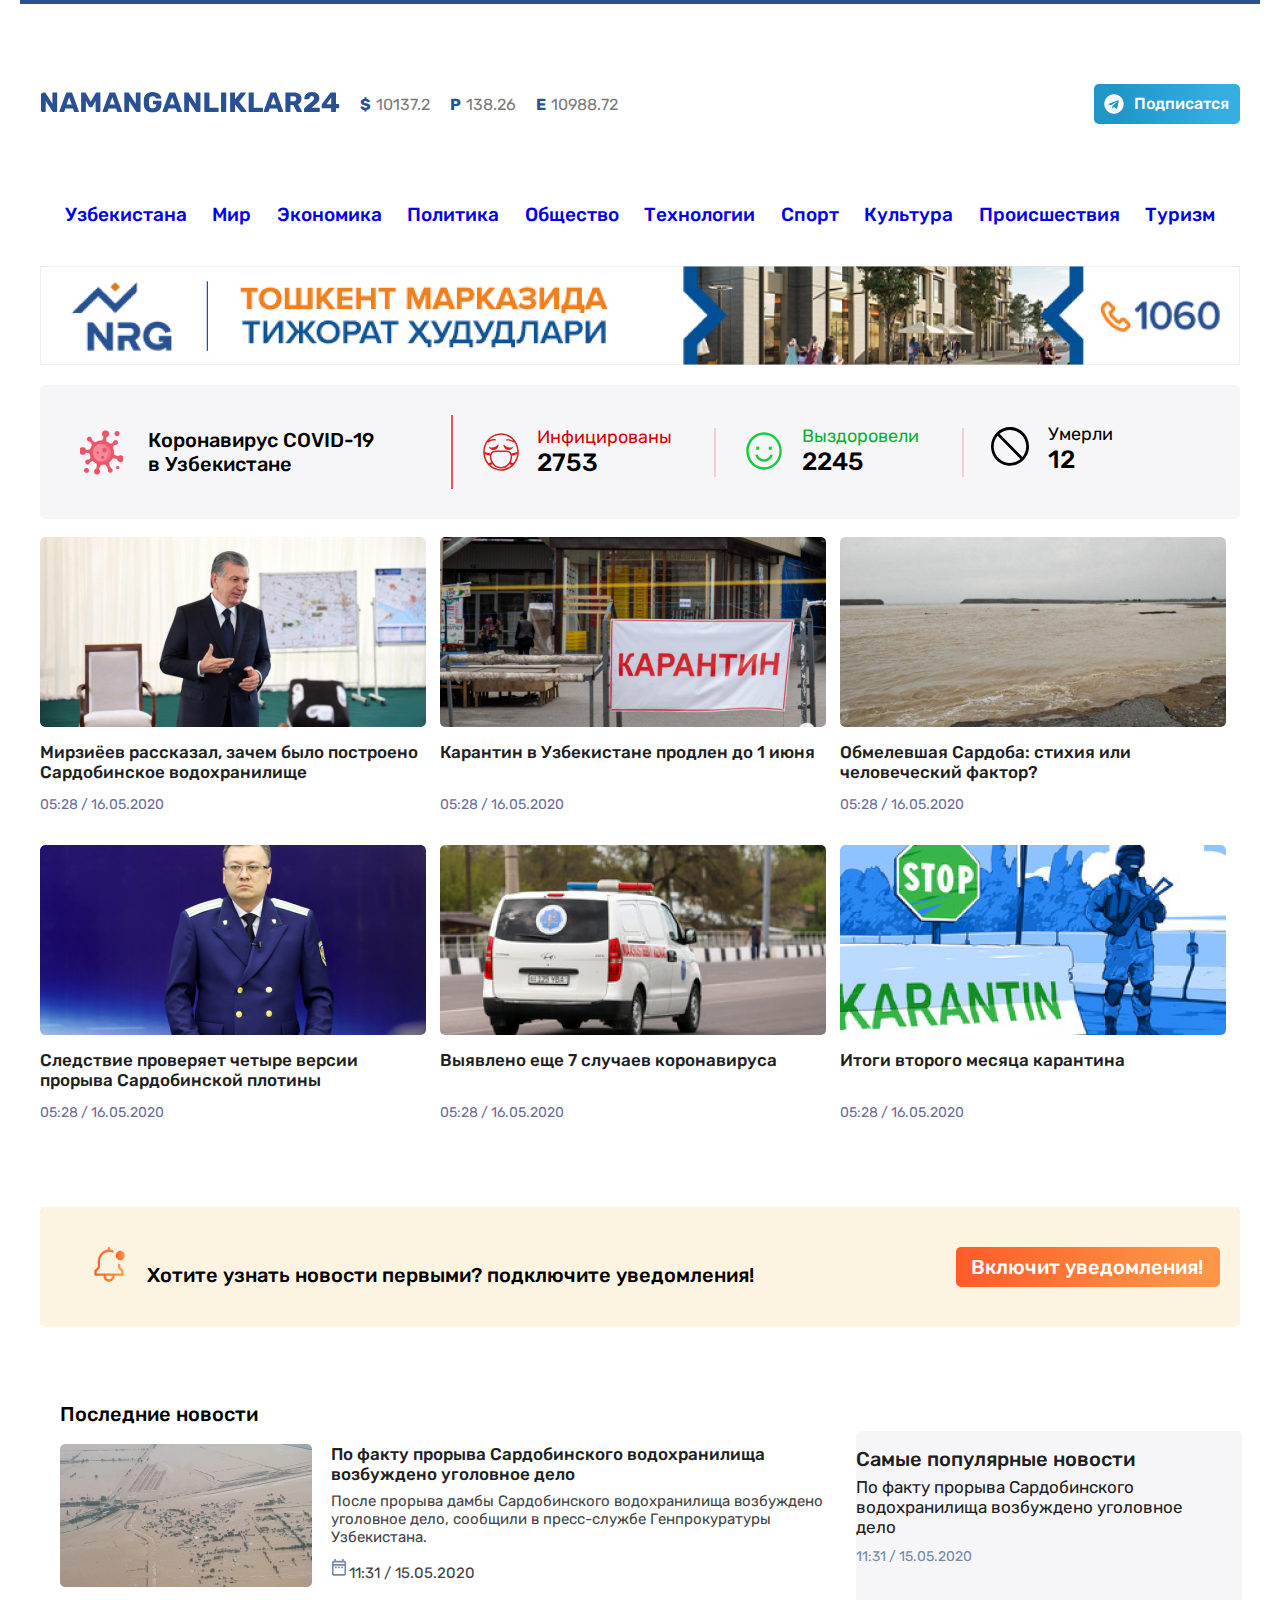
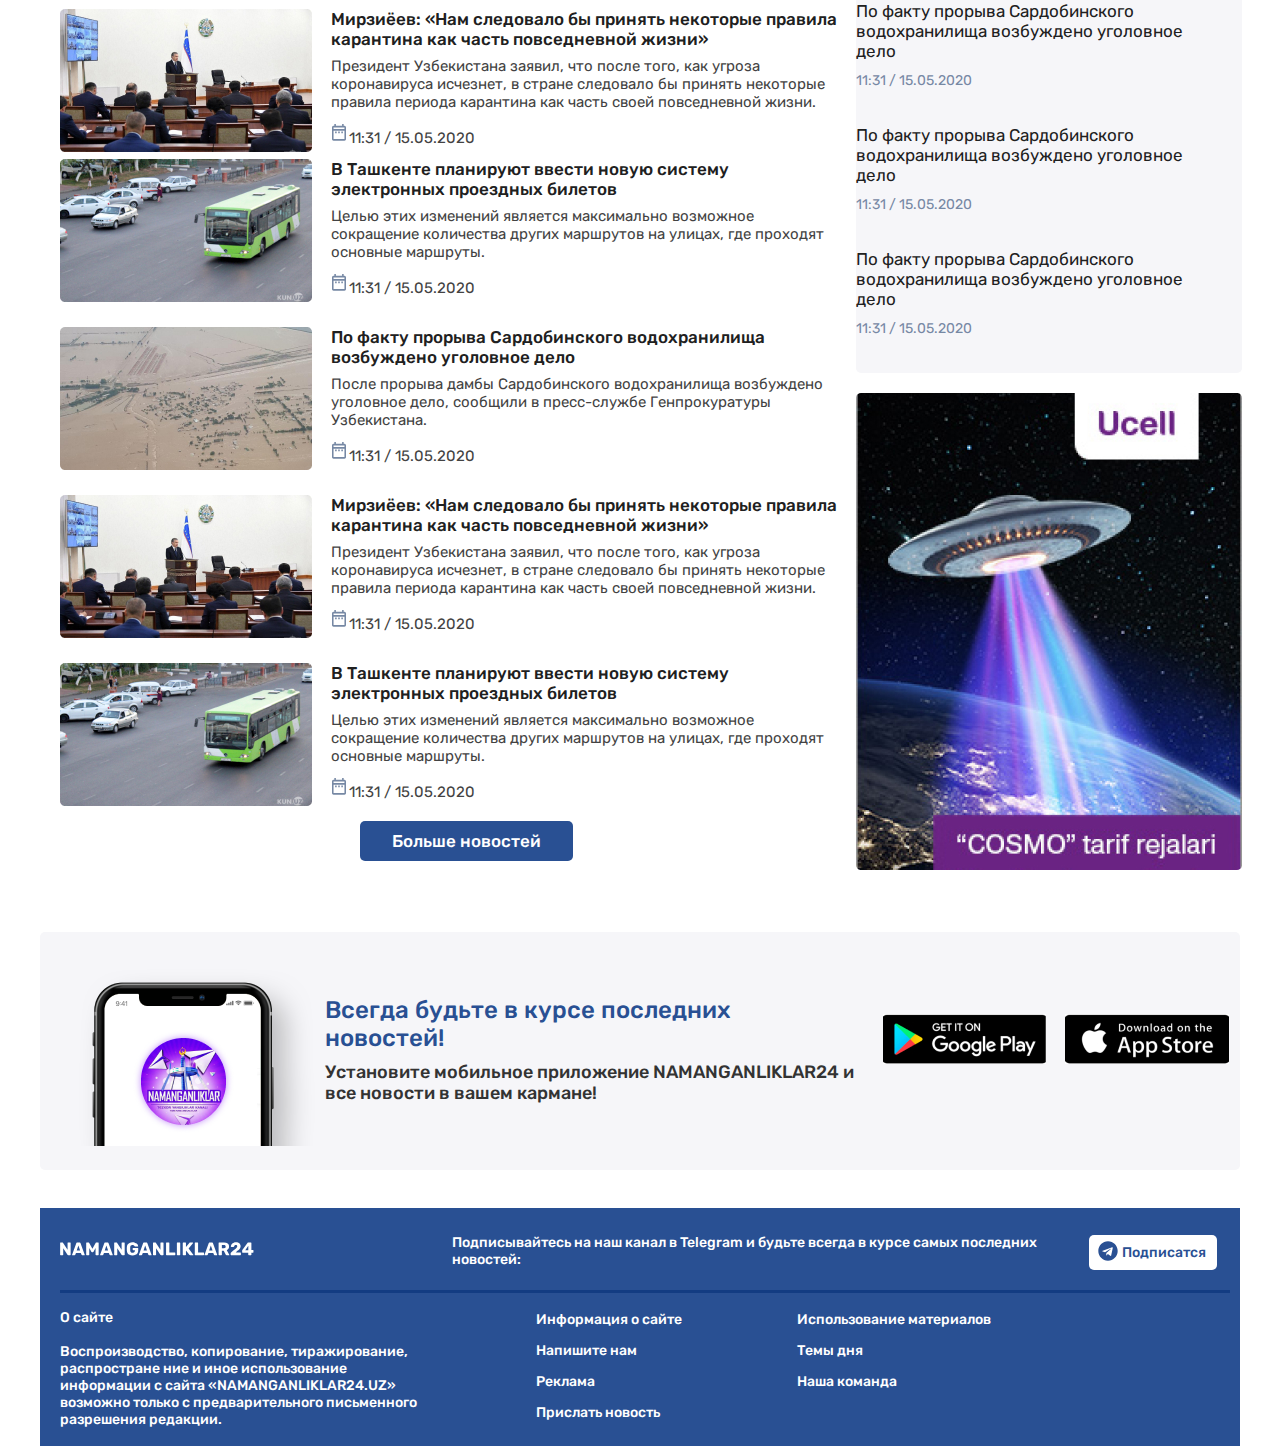
<file: index.html>
<!DOCTYPE html>
<html lang="en">
<head>
  <meta charset="UTF-8">
  <meta http-equiv="X-UA-Compatible" content="IE=edge">
  <meta name="viewport" content="width=device-width, initial-scale=1.0">
  <link rel="stylesheet" href="./css/styles.css">
  <title>uy-ishi-8</title>
</head>
<body>
  <div class="container">
    <header class="header">
      <div class="header_box">
        <a class="logo_link" href="#"><img class="header_img" src="./images/logo.svg" alt="logo"></a>
        <div class="header_list">
          <div class="header_item"><span class="kurs">$</span>10137.2</div>
          <div class="header_item"><span class="kurs" >P</span>138.26</div>
          <div class="header_item"><span class="kurs">E</span>10988.72</div>
        </div>
      </div>
      <a class="tg_icon" href="#"><img class="tg_icon_img" src="./images/tg_icon.svg" alt="logo_tg" width="20" height="20">Подписатся</a>
    </header>


    <main class="main">
      <section class="categories_section">
        <div class="categories">
          <ul class="categories_list">
            <li class="categories_item"><a class="categories_link" href="#">Узбекистана</a></li>
            <li class="categories_item"><a class="categories_link" href="#">Мир</a></li>
            <li class="categories_item"><a class="categories_link" href="#">Экономика</a></li>
            <li class="categories_item"><a class="categories_link" href="./politics.html">Политика</a></li>
            <li class="categories_item"><a class="categories_link" href="#">Общество</a></li>
            <li class="categories_item"><a class="categories_link" href="#">Технологии</a></li>
            <li class="categories_item"><a class="categories_link" href="#">Спорт</a></li>
            <li class="categories_item"><a class="categories_link" href="#">Культура</a></li>
            <li class="categories_item"><a class="categories_link" href="#">Происшествия</a></li>
            <li class="categories_item"><a class="categories_link" href="#">Туризм</a></li>
          </ul>
        </div>
      </section>

      <img class="banner_img" src="./images/nrg_banner.jpg" alt="banner" width="1200" height="99">

      <section class="covid-19">
        <div class="covid-container">
          <h2 class="visually_hidden">COVID-19 в Узбекистане</h2>
          <ul class="covid_list">
            <li class="covid_item">
              <img class="covid_img" src="./images/covid_virus.png" alt="covid">

              <p class="covid_heading">Коронавирус COVID-19 в Узбекистане</p>
            </li>

            <li class="virus_maska">
              <span class="span_maska"></span>
              <img class="maska_img" src="./images/maska.svg" alt="maska" width="38" height="40">
              <div class="info_maska">
                <p class="text_maska">Инфицированы</p>
                <p class="number_maska">2753</p>
              </div>
            </li>

            <li class="virus_maska">
              <span class="span_smile"></span>
              <img class="smile_img" src="./images/smile.svg" alt="smile" width="38" height="40">
              <div class="info_smile">
                <p class="text_smile">Выздоровели</p>
                <p class="number_smile">2245</p>
              </div>
            </li>

            <li class="virus_maska">
              <span class="span_zapret"></span>
              <img class="zapret_img" src="./images/zapret.svg" alt="maska" width="38" height="39">
              <div class="info_zapret">
                <p class="text_zapret">Умерли</p>
                <p class="number_zapret">12</p>
              </div>
            </li>

          </ul>
        </div>
      </section>

      <section class="news">
        <div class="news_container">
          <ul class="news_list">
            <li class="news_item">
              <img class="prezident_img" src="./images/prezident.png" alt="prezident" width="386" height="190">
              <h3 class="news_heading">Мирзиёев рассказал, зачем было построено Сардобинское водохранилище</h3>
              <p class="news_data">05:28 / 16.05.2020</p>
            </li>

            <li class="news_item">
              <img class="prezident_img" src="./images/karantin.png" alt="karantin" width="386" height="190">
              <h3 class="news_heading">Карантин в Узбекистане продлен до 1 июня</h3>
              <p class="news_data">05:28 / 16.05.2020</p>
            </li>

            <li class="news_item">
              <img class="prezident_img" src="./images/sardoba.png" alt="sardoba" width="386" height="190">
              <h3 class="news_heading">Обмелевшая Сардоба: стихия или человеческий фактор?</h3>
              <p class="news_data">05:28 / 16.05.2020</p>
            </li>

            <li class="news_item">
              <img class="prezident_img" src="./images/prokuror.png" alt="prokuror" width="386" height="190">
              <h3 class="news_heading">Следствие проверяет четыре версии прорыва Сардобинской плотины</h3>
              <p class="news_data">05:28 / 16.05.2020</p>
            </li>

            <li class="news_item">
              <img class="prezident_img" src="./images/tez-yordam.png" alt="tez-yordam" width="386" height="190">
              <h3 class="news_heading">Выявлено еще 7 случаев коронавируса</h3>
              <p class="news_data">05:28 / 16.05.2020</p>
            </li>

            <li class="news_item">
              <img class="prezident_img" src="./images/stop-karantin.png" alt="stop-karantin" width="386" height="190">
              <h3 class="news_heading">Итоги второго месяца карантина</h3>
              <p class="news_data">05:28 / 16.05.2020</p>
            </li>
          </ul>
        </div>
      </section>

      <section class="notifications">
        <div class="notifications_container">
          <h3 class="notifications_heading">

            <img class="notifications_img" src="./images/qo'ng'iroq_icon.svg" alt="qo'ng'iroq" width="31" height="35">

            Хотите узнать новости первыми? подключите уведомления!
          </h3>

          <a class="notifications_btn" href="#">Включит  уведомления!
          </a>
        </div>
      </section>

      <section class="latest_news">
        <div class="latest_news_container">
          <div class="latest_news_left">
            <h2 class="latest_news_heading">Последние новости</h2>

            <ol class="latest_news_list">
              <li class="latest_news_item">
                <img class="latest_news_img" src="./images/sardoba2.jpg" alt="sardoba" width="252" height="143">

                <div class="latest_news_item_right">
                  <h3 class="latest_news_item_heding">По факту прорыва Сардобинского водохранилища возбуждено уголовное дело</h3>

                  <p class="latest_news_item_text">После прорыва дамбы Сардобинского водохранилища возбуждено уголовное дело, сообщили в пресс-службе Генпрокуратуры Узбекистана.
                  </p>

                  <p class="latest_news_item_text"><img class="text_img" src="./images/kalendar_icon.svg" alt="kalendar" width="18" height="20">11:31 / 15.05.2020</p>
                </div>
              </li>

              <li class="latest_news_item article">
                <a class="article_html_link" href="./article.html">
                  <img class="latest_news_img" src="./images/majlis.jpg" alt="majlis" width="252" height="143">

                  <div class="latest_news_item_right">
                    <h3 class="latest_news_item_heding">Мирзиёев: «Нам следовало бы принять некоторые правила карантина как часть повседневной жизни»
                    </h3>

                    <p class="latest_news_item_text">Президент Узбекистана заявил, что после того, как угроза коронавируса исчезнет, в стране следовало бы принять некоторые правила периода карантина как часть своей повседневной жизни.
                    </p>

                    <p class="latest_news_item_text"><img class="text_img" src="./images/kalendar_icon.svg" alt="kalendar" width="18" height="20">11:31 / 15.05.2020</p>
                  </div>
                </a>
              </li>

              <li class="latest_news_item">
                <img class="latest_news_img" src="./images/avtobus.jpg" alt="avtobus" width="252" height="143">

                <div class="latest_news_item_right">
                  <h3 class="latest_news_item_heding">В Ташкенте планируют ввести новую систему электронных проездных билетов
                  </h3>

                  <p class="latest_news_item_text">Целью этих изменений является максимально возможное сокращение количества других маршрутов на улицах, где проходят основные маршруты.
                  </p>

                  <p class="latest_news_item_text"><img class="text_img" src="./images/kalendar_icon.svg" alt="kalendar" width="18" height="20">11:31 / 15.05.2020</p>
                </div>
              </li>
              <li class="latest_news_item">
                <img class="latest_news_img" src="./images/sardoba2.jpg" alt="sardoba" width="252" height="143">

                <div class="latest_news_item_right">
                  <h3 class="latest_news_item_heding">По факту прорыва Сардобинского водохранилища возбуждено уголовное дело</h3>

                  <p class="latest_news_item_text">После прорыва дамбы Сардобинского водохранилища возбуждено уголовное дело, сообщили в пресс-службе Генпрокуратуры Узбекистана.
                  </p>

                  <p class="latest_news_item_text"><img class="text_img" src="./images/kalendar_icon.svg" alt="kalendar" width="18" height="20">11:31 / 15.05.2020</p>
                </div>
              </li>

              <li class="latest_news_item">
                <img class="latest_news_img" src="./images/majlis.jpg" alt="majlis" width="252" height="143">

                <div class="latest_news_item_right">
                  <h3 class="latest_news_item_heding">Мирзиёев: «Нам следовало бы принять некоторые правила карантина как часть повседневной жизни»
                  </h3>

                  <p class="latest_news_item_text">Президент Узбекистана заявил, что после того, как угроза коронавируса исчезнет, в стране следовало бы принять некоторые правила периода карантина как часть своей повседневной жизни.
                  </p>

                  <p class="latest_news_item_text"><img class="text_img" src="./images/kalendar_icon.svg" alt="kalendar" width="18" height="20">11:31 / 15.05.2020</p>
                </div>
              </li>

              <li class="latest_news_item">
                <img class="latest_news_img" src="./images/avtobus.jpg" alt="avtobus" width="252" height="143">

                <div class="latest_news_item_right">
                  <h3 class="latest_news_item_heding">В Ташкенте планируют ввести новую систему электронных проездных билетов
                  </h3>

                  <p class="latest_news_item_text">Целью этих изменений является максимально возможное сокращение количества других маршрутов на улицах, где проходят основные маршруты.
                  </p>

                  <p class="latest_news_item_text"><img class="text_img" src="./images/kalendar_icon.svg" alt="kalendar" width="18" height="20">11:31 / 15.05.2020</p>
                </div>
              </li>
            </ol>

            <a class="latest_news_btn" href="#">Больше новостей</a>
          </div>

          <div class="latest_news_right">
            <div class="latest_news_right_top">
              <h2 class="latest_news_right_top_heding">Cамые популярные новости</h2>
              <ol class="latest_news_right_top_list">
                <li class="latest_news_right_top_item">
                  <p class="latest_news_right_top_item_text1">По факту прорыва Сардобинского водохранилища возбуждено уголовное дело</p>

                  <p class="latest_news_right_top_item_text2">11:31 / 15.05.2020</p>
                </li>

                <li class="latest_news_right_top_item">
                  <p class="latest_news_right_top_item_text1">По факту прорыва Сардобинского водохранилища возбуждено уголовное дело</p>

                  <p class="latest_news_right_top_item_text2">11:31 / 15.05.2020</p>
                </li>

                <li class="latest_news_right_top_item">
                  <p class="latest_news_right_top_item_text1">По факту прорыва Сардобинского водохранилища возбуждено уголовное дело</p>

                  <p class="latest_news_right_top_item_text2">11:31 / 15.05.2020</p>
                </li>

                <li class="latest_news_right_top_item">
                  <p class="latest_news_right_top_item_text1">По факту прорыва Сардобинского водохранилища возбуждено уголовное дело</p>

                  <p class="latest_news_right_top_item_text2">11:31 / 15.05.2020</p>
                </li>
              </ol>
            </div>

            <div class="latest_news_right_bottom">
              <img class="latest_news_right_bottom_img" src="./images/ucell-banner.jpg" alt="ucell_banner" width="386" height="477">
            </div>
          </div>
        </div>
      </section>

      <section class="app">
        <div class="app_container">
          <div class="app_left_side">
            <img class="img_phone" src="./images/iphone-x.png" alt="phone" width="236" height="177">

            <div class="app_h_p">
              <h2 class="app_heading">Всегда будьте в курсе последних новостей!</h2>

              <p class="app_text">Установите мобильное приложение NAMANGANLIKLAR24 и все новости в вашем кармане!</p>
            </div>
          </div>

          <div class="app_right_side">
            <img class="img_googleplay" src="./images/googleplay-1.jpg" alt="googleplay_logo" width="164" height="50">

            <img class="img_appstore" src="./images/appstore-1.jpg" alt="appstore_logo" width="164" height="50">
          </div>
        </div>
      </section>
    </main>

    <div class="footer__background">
      <footer class="footer container">
        <div class=" footer__container">
          <div class="footer__top">
            <a class="footer__logo__link" href="#">
              <img class="footer__logo" src="./images/logo2.svg" alt="logo" width="194" height="38">
            </a>
            <p class="footer__top__text">
              Подписывайтесь на наш канал в Telegram и будьте всегда в курсе самых последних новостей:
            </p>
            <div class="footer__top__tg__link__container">
              <a class="footer__top__tg__link" href="#">
                <img class="footer__top__tg__link__icon" src="./images/tg_icon2.svg" alt="telegram" width="20" height="20">Подписатся
              </a>
            </div>
          </div>
          <span class="footer__top__line"></span>
          <div class="footer__bottom">
            <div class="footer__bottom__left">
              <p class="footer__bottom__left__heading">
                О сайте
              </p>
              <p class="footer__bottom__left__text">
                Воспроизводство, копирование, тиражирование, распростране ние и иное использование информации с сайта «NAMANGANLIKLAR24.UZ» возможно только с предварительного письменного разрешения редакции.

              </p>
            </div>
            <ul class="footer__bottom__right">
              <li class="footer__bottom__right__item">
                <ul class="right__left__item__list">
                  <li class="right__item__list__item">
                    <a class="right__item__list__item__link" href="#">Информация о сайте</a>
                  </li>

                  <li class="right__item__list__item">
                    <a class="right__item__list__item__link" href="./contacts.html">Напишите нам</a>
                  </li>

                  <li class="right__item__list__item">
                    <a class="right__item__list__item__link" href="#">Реклама</a>
                  </li>

                  <li class="right__item__list__item">
                    <a class="right__item__list__item__link" href="#">Прислать новость</a>
                  </li>
                </ul>
              </li>
              <li class="footer__bottom__right__item">
                <ul class="right__right__item__list">
                  <li class="right__item__list__item">
                    <a class="right__item__list__item__link" href="#">Использование материалов</a>
                  </li>
                  <li class="right__item__list__item">
                    <a class="right__item__list__item__link" href="#">Темы дня</a>
                  </li>
                  <li class="right__item__list__item">
                    <a class="right__item__list__item__link" href="#">Наша команда</a>
                  </li>
                </ul>
              </li>
            </ul>
          </div>
        </div>
      </footer>
    </div>
  </div>

</body>
</html>
</file>
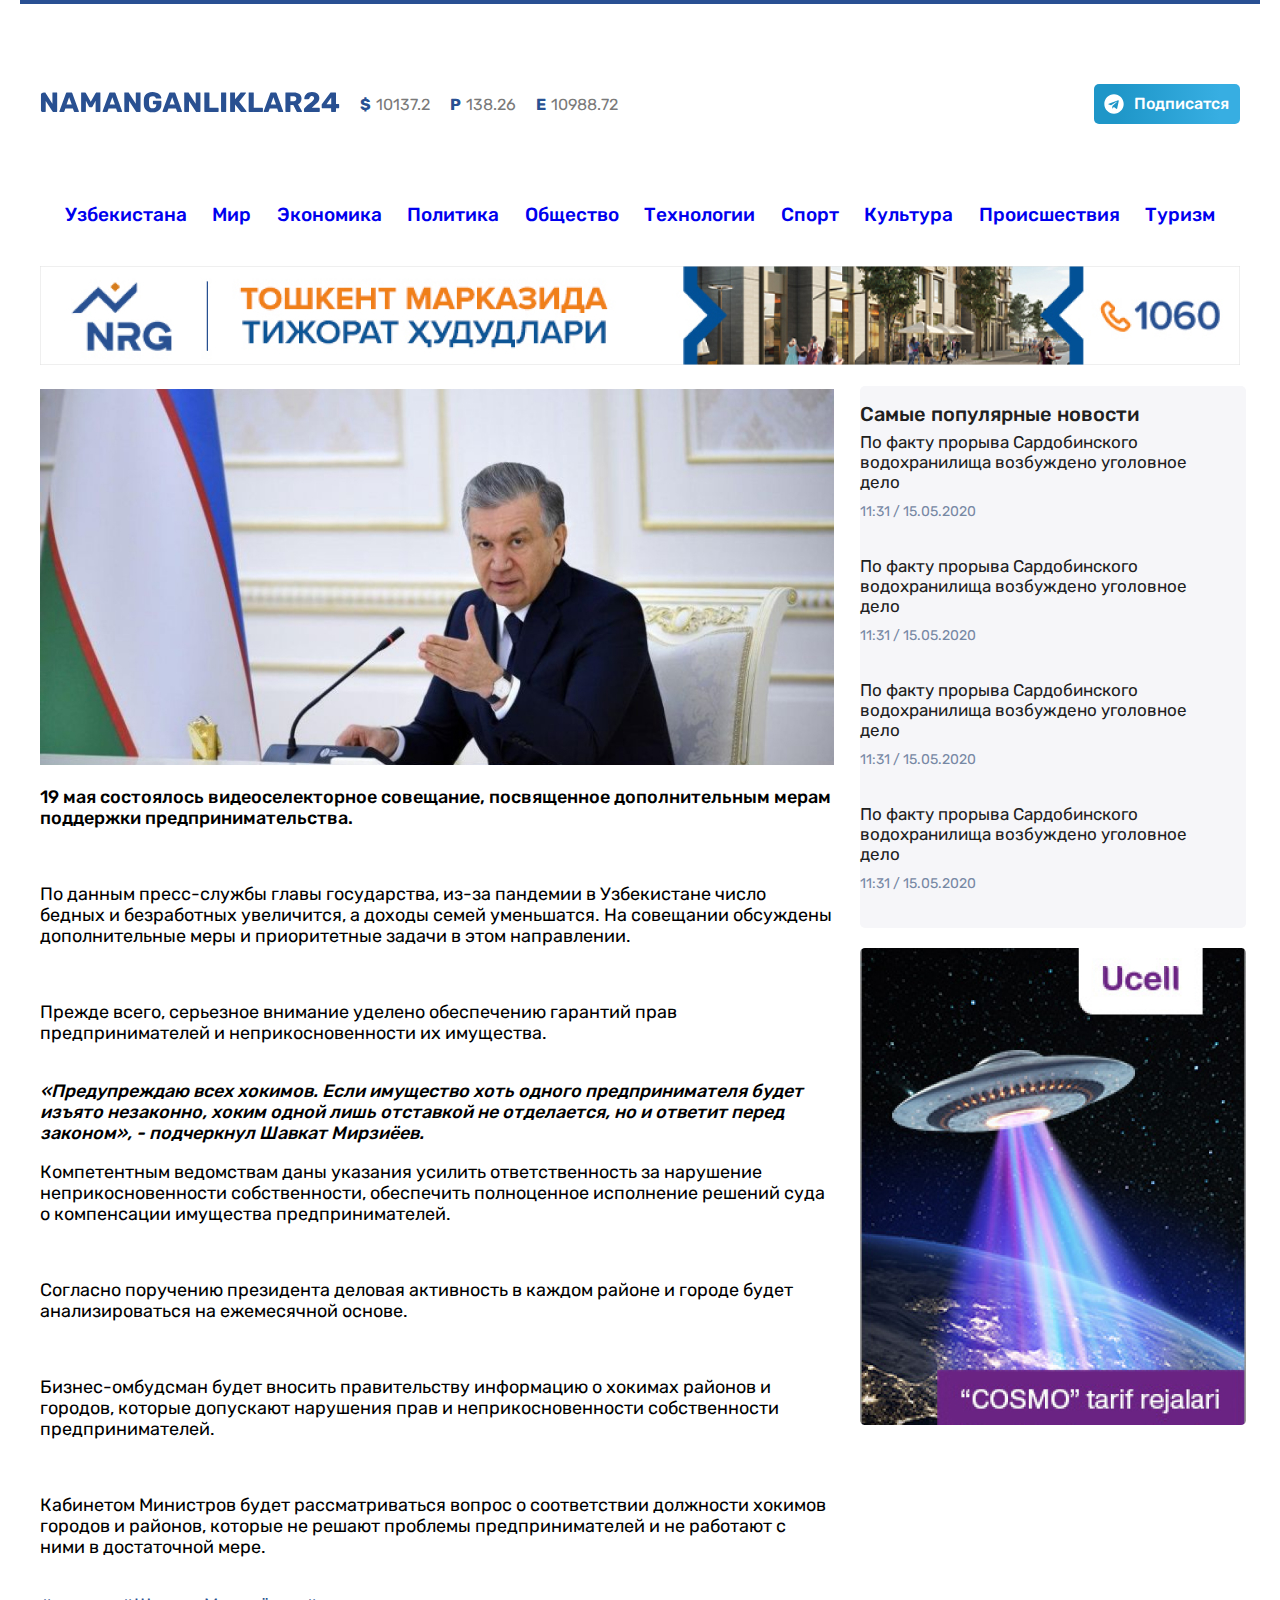
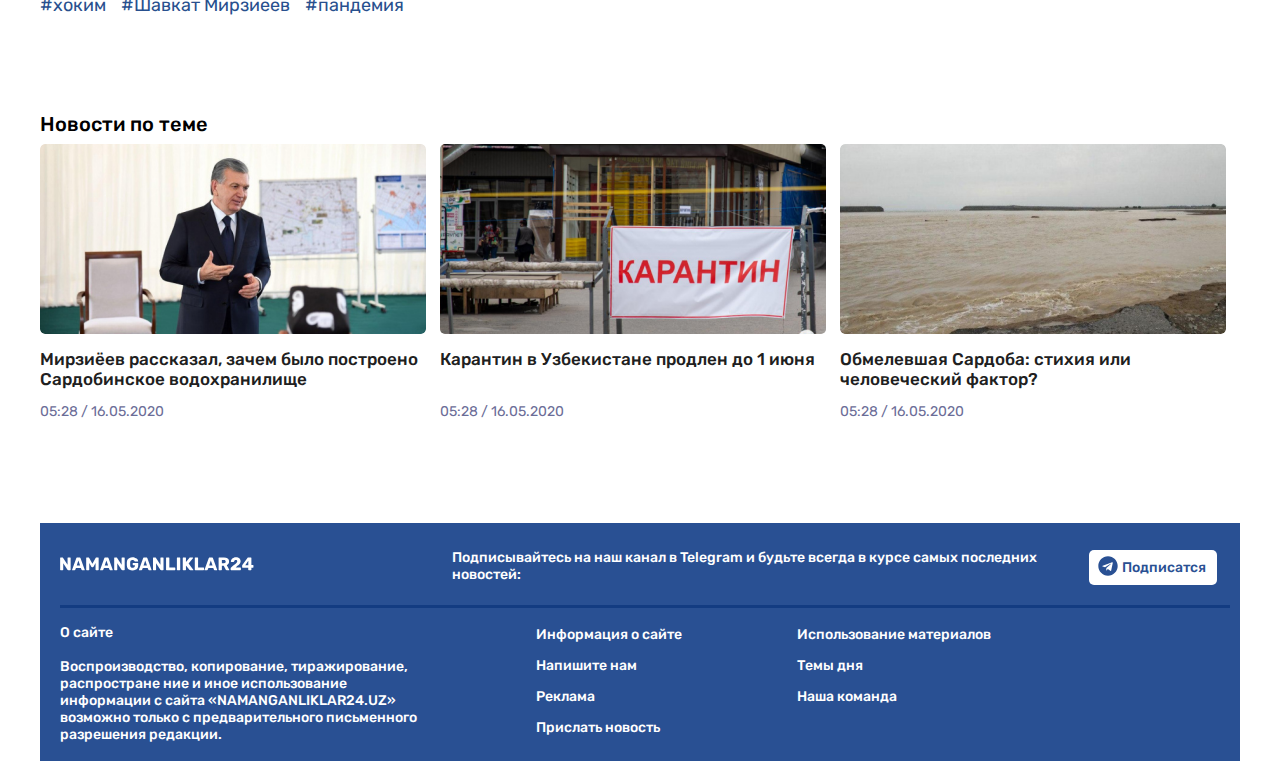
<file: article.html>
<!DOCTYPE html>
<html lang="en">
<head>
  <meta charset="UTF-8">
  <meta http-equiv="X-UA-Compatible" content="IE=edge">
  <meta name="viewport" content="width=device-width, initial-scale=1.0">
  <link rel="stylesheet" href="./css/styles.css">
  <title>uy-ishi-8</title>
</head>
<body>
  <div class="container">
    <header class="header">
      <div class="header_box">
        <a class="logo_link" href="./index.html"><img class="header_img" src="./images/logo.svg" alt="logo"></a>
        <div class="header_list">
          <div class="header_item"><span class="kurs">$</span>10137.2</div>
          <div class="header_item"><span class="kurs" >P</span>138.26</div>
          <div class="header_item"><span class="kurs">E</span>10988.72</div>
        </div>
      </div>
      <a class="tg_icon" href="#"><img class="tg_icon_img" src="./images/tg_icon.svg" alt="logo_tg" width="20" height="20">Подписатся</a>
    </header>


    <main class="main">
      <section class="categories_section">
        <div class="categories">
          <ul class="categories_list">
            <li class="categories_item"><a class="categories_link" href="#">Узбекистана</a></li>
            <li class="categories_item"><a class="categories_link" href="#">Мир</a></li>
            <li class="categories_item"><a class="categories_link" href="#">Экономика</a></li>
            <li class="categories_item"><a class="categories_link" href="./politics.html">Политика</a></li>
            <li class="categories_item"><a class="categories_link" href="#">Общество</a></li>
            <li class="categories_item"><a class="categories_link" href="#">Технологии</a></li>
            <li class="categories_item"><a class="categories_link" href="#">Спорт</a></li>
            <li class="categories_item"><a class="categories_link" href="#">Культура</a></li>
            <li class="categories_item"><a class="categories_link" href="#">Происшествия</a></li>
            <li class="categories_item"><a class="categories_link" href="#">Туризм</a></li>
          </ul>
        </div>
      </section>

      <img class="banner_img" src="./images/nrg_banner.jpg" alt="banner" width="1200" height="99">

      <section class="latest_news">
        <div class="latest_news_container">
          <div class="latest_news_left article_left">

            <img class="doda" src="./images/Sh_Mirziyoyev.jpg" alt="doda" width="794" height="376">

            <ol class="latest_news_list">
              <li class="prezident_news_item">
                <h3 class="prezident_news_heading">19 мая состоялось видеоселекторное совещание, посвященное дополнительным мерам поддержки предпринимательства.</h3>

                <br>

                <p class="prezident_news_text">По данным пресс-службы главы государства, из-за пандемии в Узбекистане число бедных и безработных увеличится, а доходы семей уменьшатся. На совещании обсуждены дополнительные меры и приоритетные задачи в этом направлении.
                </p>

                <br>

                <p class="prezident_news_text">Прежде всего, серьезное внимание уделено обеспечению гарантий прав предпринимателей и неприкосновенности их имущества.
                </p>

                <br>

                <cite class="prezident_news_cite">«Предупреждаю всех хокимов. Если имущество хоть одного предпринимателя будет изъято незаконно, хоким одной лишь отставкой не отделается, но и ответит перед законом», - подчеркнул Шавкат Мирзиёев.
                </cite>

                <p class="prezident_news_text">Компетентным ведомствам даны указания усилить ответственность за нарушение неприкосновенности собственности, обеспечить полноценное исполнение решений суда о компенсации имущества предпринимателей.
                </p>

                <br>

                <p class="prezident_news_text">Согласно поручению президента деловая активность в каждом районе и городе будет анализироваться на ежемесячной основе.
                </p>

                <br>

                <p class="prezident_news_text">Бизнес-омбудсман будет вносить правительству информацию о хокимах районов и городов, которые допускают нарушения прав и неприкосновенности собственности предпринимателей.
                </p>

                <br>

                <p class="prezident_news_text">
                  Кабинетом Министров будет рассматриваться вопрос о соответствии должности хокимов городов и районов, которые не решают проблемы предпринимателей и не работают с ними в достаточной мере.
                </p>

                <br>

                <div class="hashtag_bottom">
                  <p class="hashtag_bottom_text">#хоким</p>
                  <p class="hashtag_bottom_text">#Шавкат Мирзиёев</p>
                  <p class="hashtag_bottom_text">#пандемия</p>
                </div>

                <span class="prezident_news_span"></span>
              </li>
            </ol>
          </div>

          <div class="latest_news_right article">
            <div class="latest_news_right_top">
              <h2 class="latest_news_right_top_heding">Cамые популярные новости</h2>
              <ol class="latest_news_right_top_list">
                <li class="latest_news_right_top_item">
                  <p class="latest_news_right_top_item_text1">По факту прорыва Сардобинского водохранилища возбуждено уголовное дело</p>

                  <p class="latest_news_right_top_item_text2">11:31 / 15.05.2020</p>
                </li>

                <li class="latest_news_right_top_item">
                  <p class="latest_news_right_top_item_text1">По факту прорыва Сардобинского водохранилища возбуждено уголовное дело</p>

                  <p class="latest_news_right_top_item_text2">11:31 / 15.05.2020</p>
                </li>

                <li class="latest_news_right_top_item">
                  <p class="latest_news_right_top_item_text1">По факту прорыва Сардобинского водохранилища возбуждено уголовное дело</p>

                  <p class="latest_news_right_top_item_text2">11:31 / 15.05.2020</p>
                </li>

                <li class="latest_news_right_top_item">
                  <p class="latest_news_right_top_item_text1">По факту прорыва Сардобинского водохранилища возбуждено уголовное дело</p>

                  <p class="latest_news_right_top_item_text2">11:31 / 15.05.2020</p>
                </li>
              </ol>
            </div>

            <div class="latest_news_right_bottom">
              <img class="latest_news_right_bottom_img" src="./images/ucell-banner.jpg" alt="ucell_banner" width="386" height="477">
            </div>
          </div>
        </div>
      </section>

      <section class="news_article">
        <div class="news_article_container">
          <h2 class="news_article_heading">Новости по теме</h2>
          <ul class="news_article_list">
            <li class="news_item">
              <img class="prezident_img" src="./images/prezident.png" alt="prezident" width="386" height="190">
              <h3 class="news_heading">Мирзиёев рассказал, зачем было построено Сардобинское водохранилище</h3>
              <p class="news_data">05:28 / 16.05.2020</p>
            </li>

            <li class="news_item">
              <img class="prezident_img" src="./images/karantin.png" alt="karantin" width="386" height="190">
              <h3 class="news_heading">Карантин в Узбекистане продлен до 1 июня</h3>
              <p class="news_data">05:28 / 16.05.2020</p>
            </li>

            <li class="news_item">
              <img class="prezident_img" src="./images/sardoba.png" alt="sardoba" width="386" height="190">
              <h3 class="news_heading">Обмелевшая Сардоба: стихия или человеческий фактор?</h3>
              <p class="news_data">05:28 / 16.05.2020</p>
            </li>
          </ul>
        </div>
      </section>
    </main>

    <div class="footer__background">
      <footer class="footer container">
        <div class=" footer__container">
          <div class="footer__top">
            <a class="footer__logo__link" href="#">
              <img class="footer__logo" src="./images/logo2.svg" alt="logo" width="194" height="38">
            </a>
            <p class="footer__top__text">
              Подписывайтесь на наш канал в Telegram и будьте всегда в курсе самых последних новостей:
            </p>
            <div class="footer__top__tg__link__container">
              <a class="footer__top__tg__link" href="#">
                <img class="footer__top__tg__link__icon" src="./images/tg_icon2.svg" alt="telegram" width="20" height="20">Подписатся
              </a>
            </div>
          </div>
          <span class="footer__top__line"></span>
          <div class="footer__bottom">
            <div class="footer__bottom__left">
              <p class="footer__bottom__left__heading">
                О сайте
              </p>
              <p class="footer__bottom__left__text">
                Воспроизводство, копирование, тиражирование, распростране ние и иное использование информации с сайта «NAMANGANLIKLAR24.UZ» возможно только с предварительного письменного разрешения редакции.

              </p>
            </div>
            <ul class="footer__bottom__right">
              <li class="footer__bottom__right__item">
                <ul class="right__left__item__list">
                  <li class="right__item__list__item">
                    <a class="right__item__list__item__link" href="#">Информация о сайте</a>
                  </li>

                  <li class="right__item__list__item">
                    <a class="right__item__list__item__link" href="./contacts.html">Напишите нам</a>
                  </li>

                  <li class="right__item__list__item">
                    <a class="right__item__list__item__link" href="#">Реклама</a>
                  </li>

                  <li class="right__item__list__item">
                    <a class="right__item__list__item__link" href="#">Прислать новость</a>
                  </li>
                </ul>
              </li>
              <li class="footer__bottom__right__item">
                <ul class="right__right__item__list">
                  <li class="right__item__list__item">
                    <a class="right__item__list__item__link" href="#">Использование материалов</a>
                  </li>
                  <li class="right__item__list__item">
                    <a class="right__item__list__item__link" href="#">Темы дня</a>
                  </li>
                  <li class="right__item__list__item">
                    <a class="right__item__list__item__link" href="#">Наша команда</a>
                  </li>
                </ul>
              </li>
            </ul>
          </div>
        </div>
      </footer>
    </div>
  </div>

</body>
</html>
</file>
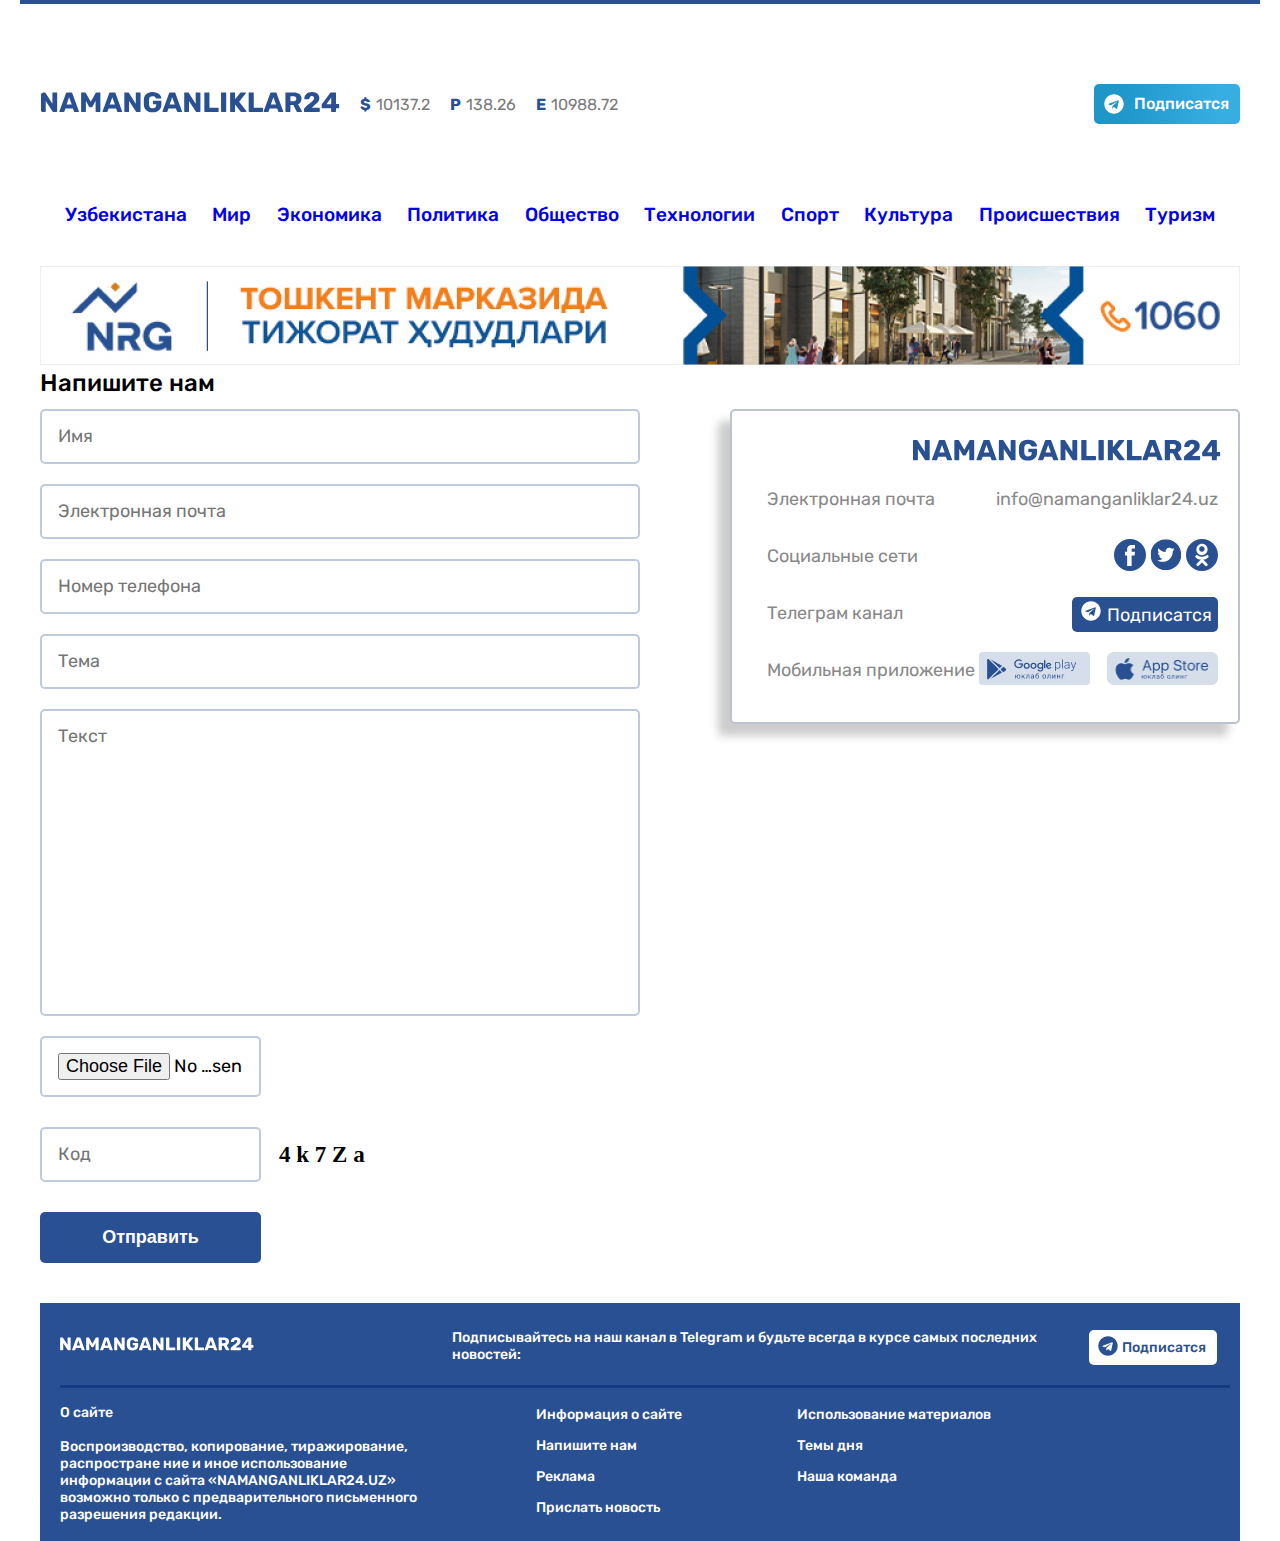
<file: contacts.html>
<!DOCTYPE html>
<html lang="en">
<head>
  <meta charset="UTF-8">
  <meta http-equiv="X-UA-Compatible" content="IE=edge">
  <meta name="viewport" content="width=device-width, initial-scale=1.0">
  <link rel="stylesheet" href="./css/styles.css">
  <title>uy-ishi-8</title>
</head>
<body>
  <div class="container">
    <header class="header">
      <div class="header_box">
        <a class="logo_link" href="./index.html"><img class="header_img" src="./images/logo.svg" alt="logo"></a>
        <div class="header_list">
          <div class="header_item"><span class="kurs">$</span>10137.2</div>
          <div class="header_item"><span class="kurs" >P</span>138.26</div>
          <div class="header_item"><span class="kurs">E</span>10988.72</div>
        </div>
      </div>
      <a class="tg_icon" href="#"><img class="tg_icon_img" src="./images/tg_icon.svg" alt="logo_tg" width="20" height="20">Подписатся</a>
    </header>


    <main class="main">
      <section class="categories_section">
        <div class="categories">
          <ul class="categories_list">
            <li class="categories_item"><a class="categories_link" href="#">Узбекистана</a></li>
            <li class="categories_item"><a class="categories_link" href="#">Мир</a></li>
            <li class="categories_item"><a class="categories_link" href="#">Экономика</a></li>
            <li class="categories_item"><a class="categories_link" href="./politics.html">Политика</a></li>
            <li class="categories_item"><a class="categories_link" href="#">Общество</a></li>
            <li class="categories_item"><a class="categories_link" href="#">Технологии</a></li>
            <li class="categories_item"><a class="categories_link" href="#">Спорт</a></li>
            <li class="categories_item"><a class="categories_link" href="#">Культура</a></li>
            <li class="categories_item"><a class="categories_link" href="#">Происшествия</a></li>
            <li class="categories_item"><a class="categories_link" href="#">Туризм</a></li>
          </ul>
        </div>
      </section>

      <img class="banner_img" src="./images/nrg_banner.jpg" alt="banner" width="1200" height="99">

      <section class="contacts">
        <div class="contacts_container">
          <div class="contacts_left_side">
            <h2 class="contacts_heading">Напишите нам</h2>

            <form class="contacts_form" action="https://echo.htmlacademy.ru/" method="POST">
              <input class="contacts_input contacts_input_name" type="text" placeholder="Имя" name="user_name" required>

              <input class="contacts_input contacts_input_email" type="email" placeholder="Электронная почта" name="user_email" required>

              <input class="contacts_input contacts_input_tel" type="tel" placeholder="Номер телефона" name="user_tel" required>

              <input class="contacts_input contacts_input_subject" type="text" placeholder="Тема" name="user_subject" required>

              <textarea class="contacts_input contacts_input_desc" placeholder="Текст" name="user_desc"></textarea>

              <input class="contacts_input contacts_input_file" type="file" name="user_file" required>

              <div class="contacts_input_code_wrapper">
                <input class="contacts_input contacts_input_code" type="text" placeholder="Код" name="user_code" required>

                <p class="contacts_input_code_text">4 k 7 Z a</p>
              </div>

              <button class="contacts_input contacts_form_btn" type="submit">Отправить</button>
            </form>
          </div>

          <div class="contacts_right_side">
            <a class="contacts_right_side_link" href="./index.html"><img class="contacts_right_side_logo" src="./images/logo.svg" alt="logo" width="309" height="33"></a>

            <ul class="contacts_right_side_list">
              <li class="contacts_right_side_item">
                <p class="contacts_right_side_item_text">Электронная почта</p>

                <p class="contacts_right_side_item_text">info@namanganliklar24.uz</p>
              </li>

              <li class="contacts_right_side_item">
                <p class="contacts_right_side_item_text">Социальные сети</p>

                <div class="contacts_right_side_item_wrapper">
                  <a class="facebook_link" href="#"><img src="./images/facebook_logo.svg" alt="facebook_logo" width="32" height="32"></a>
                  <a class="twitter_link" href="#"><img src="./images/twitter_logo.svg" alt="twitter_logo" width="32" height="32"></a>
                  <a class="ok_link" href="#"><img src="./images/ok_logo.svg" alt="ok_logo" width="32" height="32"></a>
                </div>
              </li>

              <li class="contacts_right_side_item">
                <p class="contacts_right_side_item_text">Телеграм канал</p>

                <div class="contacts_right_side_item_wrapper">
                  <a class="tg_contacts_logo" href="#">
                    <img class="tg_contacts_img" src="./images/tg_icon3.svg" alt="telegram" width="20" height="20">Подписатся
                  </a>
                </div>
              </li>

              <li class="contacts_right_side_item">
                <p class="contacts_right_side_item_text">Мобильная приложение</p>

                <div class="contacts_right_side_item_wrapper">
                  <img class="googleplay_img_contacts" src="./images/googleplay2.png" alt="googleplay" width="111" height="33">
                  <img class="appstore_img_contacts" src="./images/appstore2.png" alt="appstore" width="111" height="33">
                </div>
              </li>
            </ul>
          </div>
        </div>
      </section>
    </main>

    <div class="footer__background">
      <footer class="footer container">
        <div class=" footer__container">
          <div class="footer__top">
            <a class="footer__logo__link" href="#">
              <img class="footer__logo" src="./images/logo2.svg" alt="logo" width="194" height="38">
            </a>
            <p class="footer__top__text">
              Подписывайтесь на наш канал в Telegram и будьте всегда в курсе самых последних новостей:
            </p>
            <div class="footer__top__tg__link__container">
              <a class="footer__top__tg__link" href="#">
                <img class="footer__top__tg__link__icon" src="./images/tg_icon2.svg" alt="telegram" width="20" height="20">Подписатся
              </a>
            </div>
          </div>
          <span class="footer__top__line"></span>
          <div class="footer__bottom">
            <div class="footer__bottom__left">
              <p class="footer__bottom__left__heading">
                О сайте
              </p>
              <p class="footer__bottom__left__text">
                Воспроизводство, копирование, тиражирование, распростране ние и иное использование информации с сайта «NAMANGANLIKLAR24.UZ» возможно только с предварительного письменного разрешения редакции.

              </p>
            </div>
            <ul class="footer__bottom__right">
              <li class="footer__bottom__right__item">
                <ul class="right__left__item__list">
                  <li class="right__item__list__item">
                    <a class="right__item__list__item__link" href="#">Информация о сайте</a>
                  </li>

                  <li class="right__item__list__item">
                    <a class="right__item__list__item__link" href="./contacts.html">Напишите нам</a>
                  </li>

                  <li class="right__item__list__item">
                    <a class="right__item__list__item__link" href="#">Реклама</a>
                  </li>

                  <li class="right__item__list__item">
                    <a class="right__item__list__item__link" href="#">Прислать новость</a>
                  </li>
                </ul>
              </li>
              <li class="footer__bottom__right__item">
                <ul class="right__right__item__list">
                  <li class="right__item__list__item">
                    <a class="right__item__list__item__link" href="#">Использование материалов</a>
                  </li>
                  <li class="right__item__list__item">
                    <a class="right__item__list__item__link" href="#">Темы дня</a>
                  </li>
                  <li class="right__item__list__item">
                    <a class="right__item__list__item__link" href="#">Наша команда</a>
                  </li>
                </ul>
              </li>
            </ul>
          </div>
        </div>
      </footer>
    </div>
  </div>

</body>
</html>
</file>
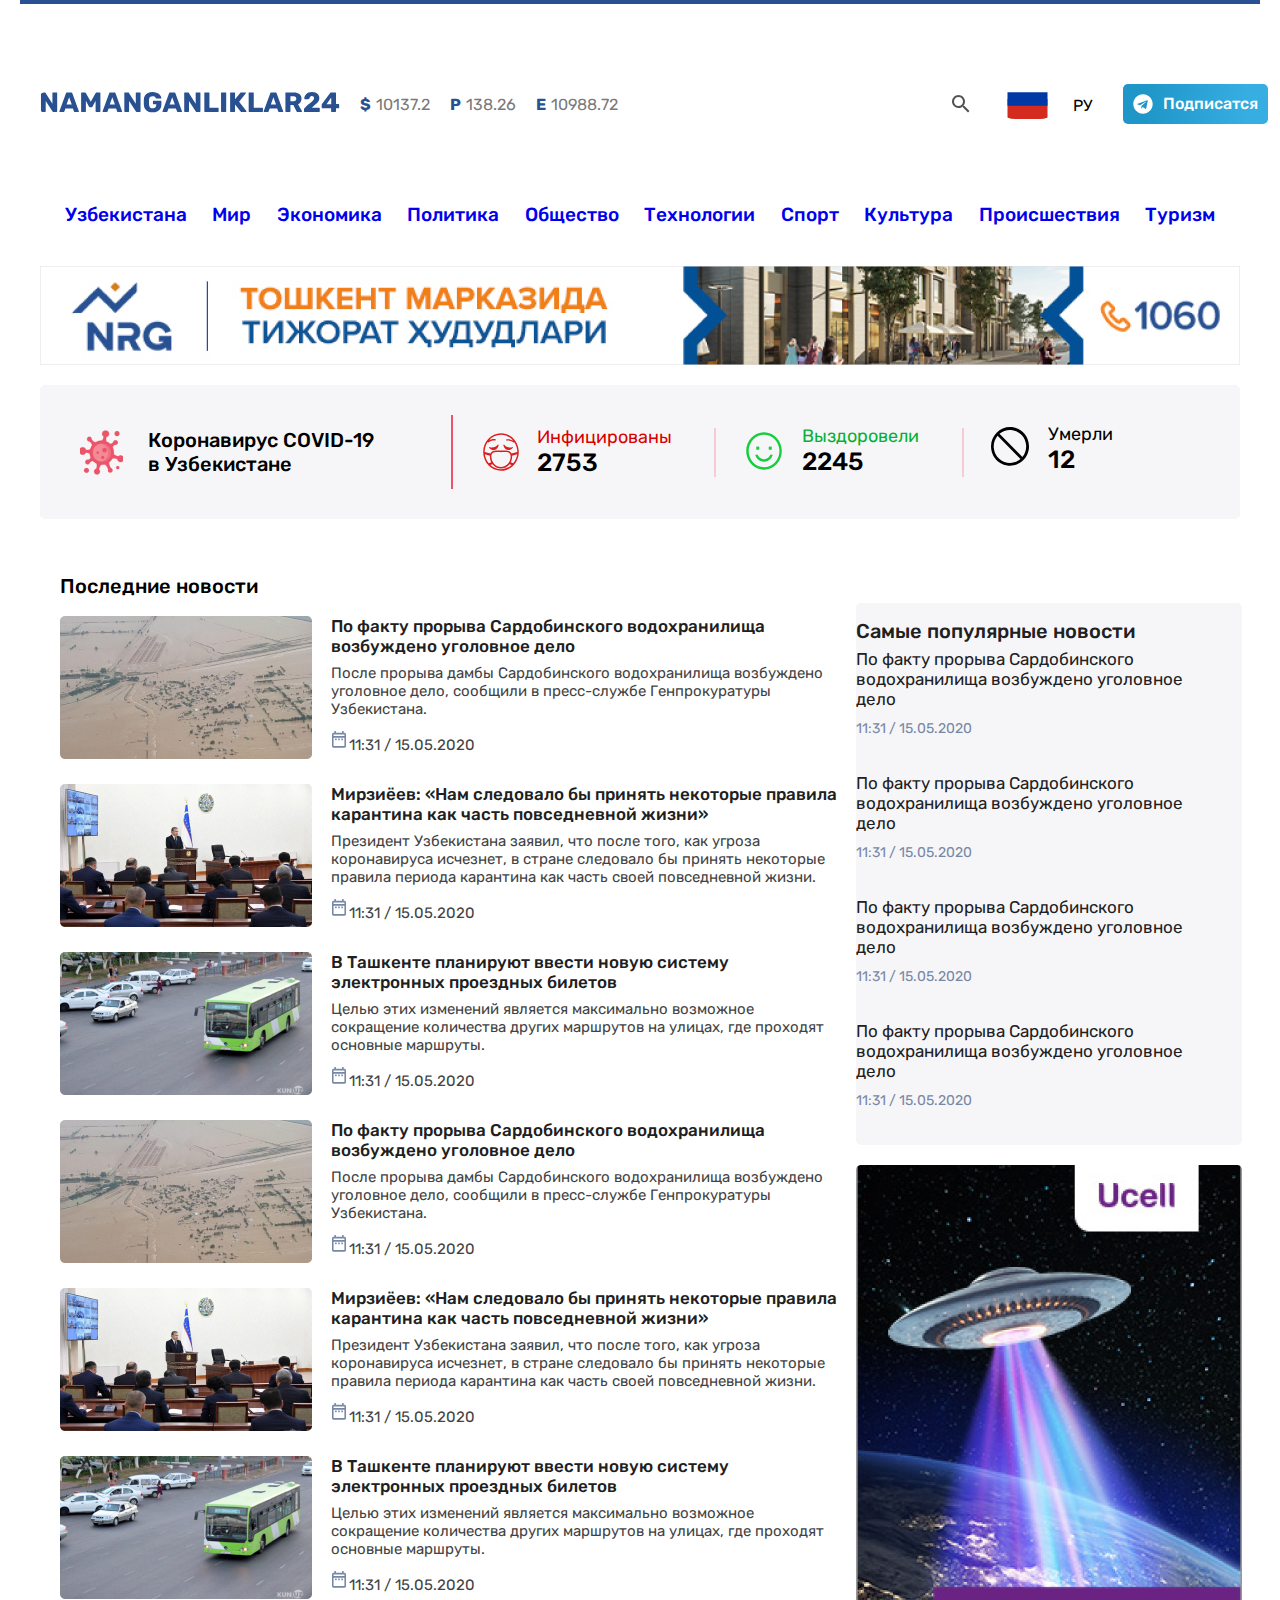
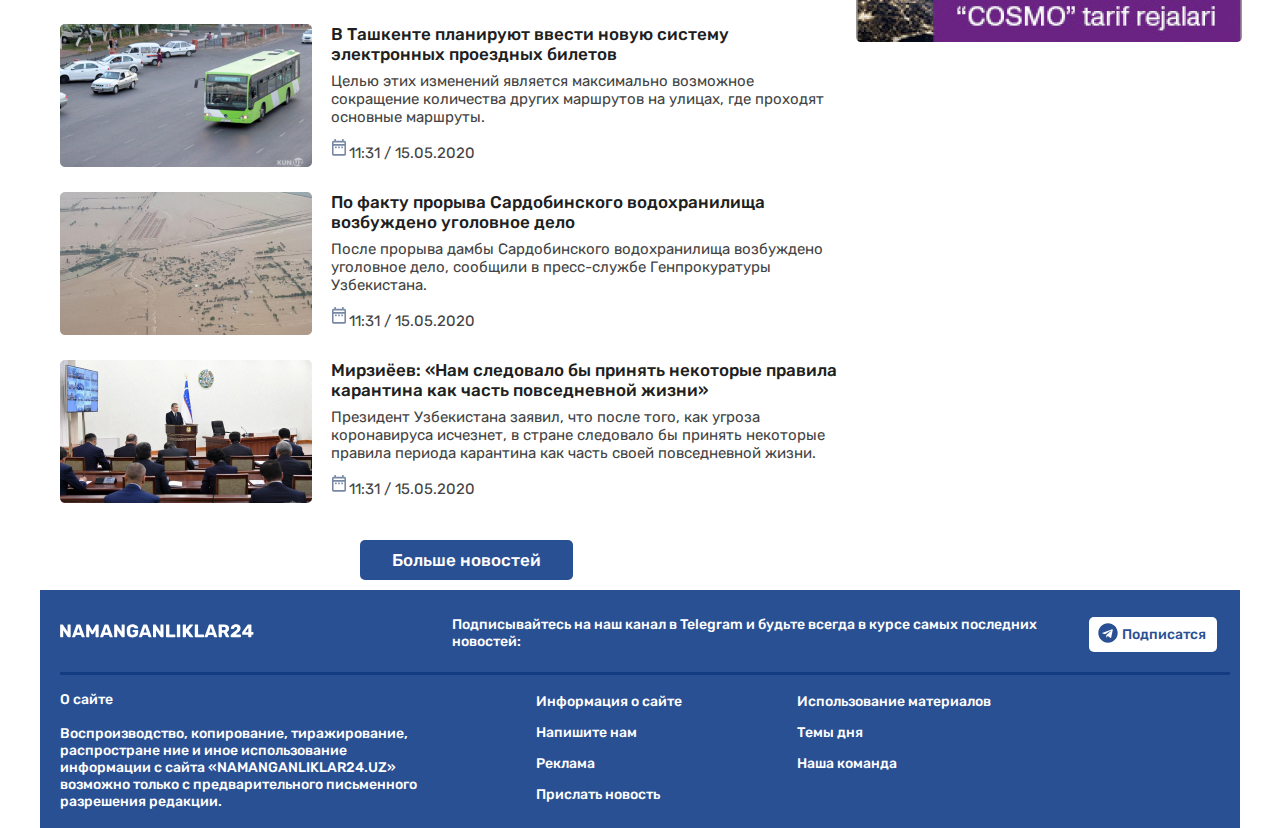
<file: politics.html>
<!DOCTYPE html>
<html lang="en">
<head>
  <meta charset="UTF-8">
  <meta http-equiv="X-UA-Compatible" content="IE=edge">
  <meta name="viewport" content="width=device-width, initial-scale=1.0">
  <link rel="stylesheet" href="./css/styles.css">
  <title>uy-ishi-8</title>
</head>
<body>
  <div class="container">
    <header class="header">
      <div class="header_box">
        <a class="logo_link" href="./index.html"><img class="header_img" src="./images/logo.svg" alt="logo"></a>
        <div class="header_list">
          <div class="header_item"><span class="kurs">$</span>10137.2</div>
          <div class="header_item"><span class="kurs" >P</span>138.26</div>
          <div class="header_item"><span class="kurs">E</span>10988.72</div>
        </div>
      </div>

      <img class="poisk_icon" src="./images/poisk_img.svg" alt="poisk_icon" width="24" height="24">
      <div class="header_extensions">
        <img class="header_extensions_russia" src="./images/russia_icon.svg" alt="russia_icon" width="20" height="20">
        <p class="header_extensions_text">РУ</p>
      </div>
      <a class="tg_icon" href="#"><img class="tg_icon_img" src="./images/tg_icon.svg" alt="logo_tg" width="20" height="20">Подписатся</a>
    </header>


    <main class="main">
      <section class="categories_section">
        <div class="categories">
          <ul class="categories_list">
            <li class="categories_item"><a class="categories_link" href="#">Узбекистана</a></li>
            <li class="categories_item"><a class="categories_link" href="#">Мир</a></li>
            <li class="categories_item"><a class="categories_link" href="#">Экономика</a></li>
            <li class="categories_item politics"><a class="categories_link" href="./politics.html">Политика</a></li>
            <li class="categories_item"><a class="categories_link" href="#">Общество</a></li>
            <li class="categories_item"><a class="categories_link" href="#">Технологии</a></li>
            <li class="categories_item"><a class="categories_link" href="#">Спорт</a></li>
            <li class="categories_item"><a class="categories_link" href="#">Культура</a></li>
            <li class="categories_item"><a class="categories_link" href="#">Происшествия</a></li>
            <li class="categories_item"><a class="categories_link" href="#">Туризм</a></li>
          </ul>
        </div>
      </section>

      <img class="banner_img" src="./images/nrg_banner.jpg" alt="banner" width="1200" height="99">

      <section class="covid-19">
        <div class="covid-container">
          <h2 class="visually_hidden">COVID-19 в Узбекистане</h2>
          <ul class="covid_list">
            <li class="covid_item">
              <img class="covid_img" src="./images/covid_virus.png" alt="covid">

              <p class="covid_heading">Коронавирус COVID-19 в Узбекистане</p>
            </li>

            <li class="virus_maska">
              <span class="span_maska"></span>
              <img class="maska_img" src="./images/maska.svg" alt="maska" width="38" height="40">
              <div class="info_maska">
                <p class="text_maska">Инфицированы</p>
                <p class="number_maska">2753</p>
              </div>
            </li>

            <li class="virus_maska">
              <span class="span_smile"></span>
              <img class="smile_img" src="./images/smile.svg" alt="smile" width="38" height="40">
              <div class="info_smile">
                <p class="text_smile">Выздоровели</p>
                <p class="number_smile">2245</p>
              </div>
            </li>

            <li class="virus_maska">
              <span class="span_zapret"></span>
              <img class="zapret_img" src="./images/zapret.svg" alt="maska" width="38" height="39">
              <div class="info_zapret">
                <p class="text_zapret">Умерли</p>
                <p class="number_zapret">12</p>
              </div>
            </li>

          </ul>
        </div>
      </section>

      <section class="latest_news">
        <div class="latest_news_container">
          <div class="latest_news_left">
            <h2 class="latest_news_heading">Последние новости</h2>

            <ol class="latest_news_list">
              <li class="latest_news_item">
                <img class="latest_news_img" src="./images/sardoba2.jpg" alt="sardoba" width="252" height="143">

                <div class="latest_news_item_right">
                  <h3 class="latest_news_item_heding">По факту прорыва Сардобинского водохранилища возбуждено уголовное дело</h3>

                  <p class="latest_news_item_text">После прорыва дамбы Сардобинского водохранилища возбуждено уголовное дело, сообщили в пресс-службе Генпрокуратуры Узбекистана.
                  </p>

                  <p class="latest_news_item_text"><img class="text_img" src="./images/kalendar_icon.svg" alt="kalendar" width="18" height="20">11:31 / 15.05.2020</p>
                </div>
              </li>

              <li class="latest_news_item">
                <img class="latest_news_img" src="./images/majlis.jpg" alt="majlis" width="252" height="143">

                <div class="latest_news_item_right">
                  <h3 class="latest_news_item_heding">Мирзиёев: «Нам следовало бы принять некоторые правила карантина как часть повседневной жизни»
                  </h3>

                  <p class="latest_news_item_text">Президент Узбекистана заявил, что после того, как угроза коронавируса исчезнет, в стране следовало бы принять некоторые правила периода карантина как часть своей повседневной жизни.
                  </p>

                  <p class="latest_news_item_text"><img class="text_img" src="./images/kalendar_icon.svg" alt="kalendar" width="18" height="20">11:31 / 15.05.2020</p>
                </div>
              </li>

              <li class="latest_news_item">
                <img class="latest_news_img" src="./images/avtobus.jpg" alt="avtobus" width="252" height="143">

                <div class="latest_news_item_right">
                  <h3 class="latest_news_item_heding">В Ташкенте планируют ввести новую систему электронных проездных билетов
                  </h3>

                  <p class="latest_news_item_text">Целью этих изменений является максимально возможное сокращение количества других маршрутов на улицах, где проходят основные маршруты.
                  </p>

                  <p class="latest_news_item_text"><img class="text_img" src="./images/kalendar_icon.svg" alt="kalendar" width="18" height="20">11:31 / 15.05.2020</p>
                </div>
              </li>

              <li class="latest_news_item">
                <img class="latest_news_img" src="./images/sardoba2.jpg" alt="sardoba" width="252" height="143">

                <div class="latest_news_item_right">
                  <h3 class="latest_news_item_heding">По факту прорыва Сардобинского водохранилища возбуждено уголовное дело</h3>

                  <p class="latest_news_item_text">После прорыва дамбы Сардобинского водохранилища возбуждено уголовное дело, сообщили в пресс-службе Генпрокуратуры Узбекистана.
                  </p>

                  <p class="latest_news_item_text"><img class="text_img" src="./images/kalendar_icon.svg" alt="kalendar" width="18" height="20">11:31 / 15.05.2020</p>
                </div>
              </li>

              <li class="latest_news_item">
                <img class="latest_news_img" src="./images/majlis.jpg" alt="majlis" width="252" height="143">

                <div class="latest_news_item_right">
                  <h3 class="latest_news_item_heding">Мирзиёев: «Нам следовало бы принять некоторые правила карантина как часть повседневной жизни»
                  </h3>

                  <p class="latest_news_item_text">Президент Узбекистана заявил, что после того, как угроза коронавируса исчезнет, в стране следовало бы принять некоторые правила периода карантина как часть своей повседневной жизни.
                  </p>

                  <p class="latest_news_item_text"><img class="text_img" src="./images/kalendar_icon.svg" alt="kalendar" width="18" height="20">11:31 / 15.05.2020</p>
                </div>
              </li>

              <li class="latest_news_item">
                <img class="latest_news_img" src="./images/avtobus.jpg" alt="avtobus" width="252" height="143">

                <div class="latest_news_item_right">
                  <h3 class="latest_news_item_heding">В Ташкенте планируют ввести новую систему электронных проездных билетов
                  </h3>

                  <p class="latest_news_item_text">Целью этих изменений является максимально возможное сокращение количества других маршрутов на улицах, где проходят основные маршруты.
                  </p>

                  <p class="latest_news_item_text"><img class="text_img" src="./images/kalendar_icon.svg" alt="kalendar" width="18" height="20">11:31 / 15.05.2020</p>
                </div>
              </li>

              <li class="latest_news_item">
                <img class="latest_news_img" src="./images/avtobus.jpg" alt="avtobus" width="252" height="143">

                <div class="latest_news_item_right">
                  <h3 class="latest_news_item_heding">В Ташкенте планируют ввести новую систему электронных проездных билетов
                  </h3>

                  <p class="latest_news_item_text">Целью этих изменений является максимально возможное сокращение количества других маршрутов на улицах, где проходят основные маршруты.
                  </p>

                  <p class="latest_news_item_text"><img class="text_img" src="./images/kalendar_icon.svg" alt="kalendar" width="18" height="20">11:31 / 15.05.2020</p>
                </div>
              </li>

              <li class="latest_news_item">
                <img class="latest_news_img" src="./images/sardoba2.jpg" alt="sardoba" width="252" height="143">

                <div class="latest_news_item_right">
                  <h3 class="latest_news_item_heding">По факту прорыва Сардобинского водохранилища возбуждено уголовное дело</h3>

                  <p class="latest_news_item_text">После прорыва дамбы Сардобинского водохранилища возбуждено уголовное дело, сообщили в пресс-службе Генпрокуратуры Узбекистана.
                  </p>

                  <p class="latest_news_item_text"><img class="text_img" src="./images/kalendar_icon.svg" alt="kalendar" width="18" height="20">11:31 / 15.05.2020</p>
                </div>
              </li>

              <li class="latest_news_item margin">
                <img class="latest_news_img" src="./images/majlis.jpg" alt="majlis" width="252" height="143">

                <div class="latest_news_item_right">
                  <h3 class="latest_news_item_heding">Мирзиёев: «Нам следовало бы принять некоторые правила карантина как часть повседневной жизни»
                  </h3>

                  <p class="latest_news_item_text">Президент Узбекистана заявил, что после того, как угроза коронавируса исчезнет, в стране следовало бы принять некоторые правила периода карантина как часть своей повседневной жизни.
                  </p>

                  <p class="latest_news_item_text"><img class="text_img" src="./images/kalendar_icon.svg" alt="kalendar" width="18" height="20">11:31 / 15.05.2020</p>
                </div>
              </li>
            </ol>

            <a class="latest_news_btn margin_btn" href="#">Больше новостей</a>
          </div>

          <div class="latest_news_right">
            <div class="latest_news_right_top">
              <h2 class="latest_news_right_top_heding">Cамые популярные новости</h2>
              <ol class="latest_news_right_top_list">
                <li class="latest_news_right_top_item">
                  <p class="latest_news_right_top_item_text1">По факту прорыва Сардобинского водохранилища возбуждено уголовное дело</p>

                  <p class="latest_news_right_top_item_text2">11:31 / 15.05.2020</p>
                </li>

                <li class="latest_news_right_top_item">
                  <p class="latest_news_right_top_item_text1">По факту прорыва Сардобинского водохранилища возбуждено уголовное дело</p>

                  <p class="latest_news_right_top_item_text2">11:31 / 15.05.2020</p>
                </li>

                <li class="latest_news_right_top_item">
                  <p class="latest_news_right_top_item_text1">По факту прорыва Сардобинского водохранилища возбуждено уголовное дело</p>

                  <p class="latest_news_right_top_item_text2">11:31 / 15.05.2020</p>
                </li>

                <li class="latest_news_right_top_item">
                  <p class="latest_news_right_top_item_text1">По факту прорыва Сардобинского водохранилища возбуждено уголовное дело</p>

                  <p class="latest_news_right_top_item_text2">11:31 / 15.05.2020</p>
                </li>
              </ol>
            </div>

            <div class="latest_news_right_bottom">
              <img class="latest_news_right_bottom_img" src="./images/ucell-banner.jpg" alt="ucell_banner" width="386" height="477">
            </div>
          </div>
        </div>
      </section>
    </main>

    <div class="footer__background">
      <footer class="footer container">
        <div class=" footer__container">
          <div class="footer__top">
            <a class="footer__logo__link" href="#">
              <img class="footer__logo" src="./images/logo2.svg" alt="logo" width="194" height="38">
            </a>
            <p class="footer__top__text">
              Подписывайтесь на наш канал в Telegram и будьте всегда в курсе самых последних новостей:
            </p>
            <div class="footer__top__tg__link__container">
              <a class="footer__top__tg__link" href="#">
                <img class="footer__top__tg__link__icon" src="./images/tg_icon2.svg" alt="telegram" width="20" height="20">Подписатся
              </a>
            </div>
          </div>
          <span class="footer__top__line"></span>
          <div class="footer__bottom">
            <div class="footer__bottom__left">
              <p class="footer__bottom__left__heading">
                О сайте
              </p>
              <p class="footer__bottom__left__text">
                Воспроизводство, копирование, тиражирование, распростране ние и иное использование информации с сайта «NAMANGANLIKLAR24.UZ» возможно только с предварительного письменного разрешения редакции.

              </p>
            </div>
            <ul class="footer__bottom__right">
              <li class="footer__bottom__right__item">
                <ul class="right__left__item__list">
                  <li class="right__item__list__item">
                    <a class="right__item__list__item__link" href="#">Информация о сайте</a>
                  </li>

                  <li class="right__item__list__item">
                    <a class="right__item__list__item__link" href="./contacts.html">Напишите нам</a>
                  </li>

                  <li class="right__item__list__item">
                    <a class="right__item__list__item__link" href="#">Реклама</a>
                  </li>

                  <li class="right__item__list__item">
                    <a class="right__item__list__item__link" href="#">Прислать новость</a>
                  </li>
                </ul>
              </li>
              <li class="footer__bottom__right__item">
                <ul class="right__right__item__list">
                  <li class="right__item__list__item">
                    <a class="right__item__list__item__link" href="#">Использование материалов</a>
                  </li>
                  <li class="right__item__list__item">
                    <a class="right__item__list__item__link" href="#">Темы дня</a>
                  </li>
                  <li class="right__item__list__item">
                    <a class="right__item__list__item__link" href="#">Наша команда</a>
                  </li>
                </ul>
              </li>
            </ul>
          </div>
        </div>
      </footer>
    </div>
  </div>

</body>
</html>
</file>
<file: css/styles.css>
@font-face {
  font-family: 'Rubik';
  font-style: normal;
  font-weight: 400;
  src: url('../fonts/rubik-v20-cyrillic-ext_cyrillic-regular.woff2') format('woff2'),
  url('../fonts/rubik-v20-cyrillic-ext_cyrillic-regular.woff') format('woff');
}

@font-face {
  font-family: 'Rubik';
  font-style: normal;
  font-weight: 700;
  src: url('../fonts/rubik-v20-cyrillic-ext_cyrillic-700.woff2') format('woff2'),
  url('../fonts/rubik-v20-cyrillic-ext_cyrillic-700.woff') format('woff');
}

@font-face {
  font-family: 'Rubik';
  font-style: normal;
  font-weight: 500;
  src: url('../fonts/rubik-v20-cyrillic-ext_cyrillic-500.woff2') format('woff2'),
  url('../fonts/rubik-v20-cyrillic-ext_cyrillic-500.woff') format('woff');
}


body{
  font-family: 'Rubik', sans-serif;
  font-size: 16px;
  margin: 0;
  padding: 0 20px;
  /* background-color: lightgreen; */
}

*{
  box-sizing: border-box;
}

input {
  font-family: 'Rubik', sans-serif;
}

.container{
  max-width: 1240px;
  margin:0 auto;
  padding: 0 20px;
  border-top: 4px solid #295093;
}

.visually_hidden {
  position: absolute;
  width: 1px;
  height: 1px;
  margin: -1px;
  padding: 0;
  overflow: hidden;
  border: 0;
  clip: rect(0 0 0 0)
}

.header{
  display: flex;
  justify-content: space-between;
  align-items: center;
  margin-top: 40px;
}

.header_box {
  display: flex;
  justify-content: space-between;
  align-items: center;
}

.header_img {
  margin: 0;
  margin-right: 20px;
  background-color: #fff;
  border-radius: 5px;
}

.header_list {
  display: flex;
  margin: 0;
  margin-right: 311px;
}

.header_item {
  margin: 0;
  margin-right: 20px;
  color: #7A7A7A;
}

.kurs {
  color: #285193;
  font-weight: 1000;
  margin-right: 5px;
}

.poisk_icon {
  background: #FFFFFF;
  border-radius: 5px;
  width: 38px;
  margin: 0;
  padding: 0;
  margin-right: 22px;
}
.header_extensions {
  display: flex;
  background: #FFFFFF;
  border-radius: 5px;
  margin: 0;
  margin-right: 23px;
}
.header_extensions_russia {
  border-radius: 50px;
  margin: 0;
  margin-right: 5px;
  width: 64.76px;
  height: 40px;
  margin-top: 10px;
}
.header_extensions_text {
  padding: 11px 8px 8px;
}

.tg_icon {
  width: 146px;
  background: linear-gradient(90deg, #1E96C8 15.07%, #37AEE2 85.96%);
  border-radius: 5px;
  text-decoration: none;
  color: #FFFFFF;
  font-weight: 500;
  font-size: 16px;
  line-height: 19px;
  display: flex;
  text-align: center;
  padding: 10px;
  margin-top: 40px;
  margin-bottom: 40px;
}

.tg_icon:hover {
  opacity: 0.8;
}

.tg_icon:active {
  opacity: 0.5;
}

.tg_icon_img {
  margin-right: 10px;
  text-align: center;
}

.categories {
  margin: 0;
  padding: 0;
  margin-bottom: 18px;
}

.categories_list {
  display: flex;
  list-style-type: none;
  justify-content: space-between;
  align-items: center;
  margin: 0;
  padding: 0;
  background-color: #FFFFFF;
  border-radius: 5px;
  padding: 22px 25px;
}

.categories_item {
  text-decoration: none;
  font-weight: 500;
  font-size: 19px;
  line-height: 23px;
  color: #515151;
}

.politics {
  color: #295091;
}

.categories_link {
  text-decoration: none;
}

banner_img {
  margin: 0;
  margin-bottom: 43px;
}

/* COVID-19 */

.covid_list {
  display: flex;
  list-style-type: none;
  width: 1200px;
  background-color: #F6F6F9;
  border-radius: 5px;
  /* padding: 30px 91px 29px 35px; */
  align-items: center;
  margin-bottom: 18px;
}

.covid_item {
  display: flex;
  align-items: center;
}

.covid_img {
  margin: 0;
  margin-right: 25px;
}

.virus_maska {
  display: flex;
}

.covid_heading {
  width: 232px;
  font-weight: 500;
  font-size: 20px;
  line-height: 24px;
  color: #000000;
  margin-right: 71px;
}

.span_maska {
  display: inline-block;
  width: 2px;
  height: 74px;
  background-color: #EB5569;
  border: 0;
  margin: 0;
  margin-top: 30px;
  margin-bottom: 30px;
  margin-right: 29px;
}

.maska_img {
  margin: 0;
  margin-top: 47px;
  margin-bottom: 47px;
  margin-right: 17px;
}

.info_maska {
  margin: 0;
  margin-top: 23.5px;
  margin-bottom: 23.5px;
  margin-right: 42px;
}

.text_maska {
  font-weight: 400;
  font-size: 18px;
  line-height: 21px;
  color: #DB0000;
  margin-bottom: 0;
}

.number_maska {
  font-weight: 500;
  font-size: 25px;
  line-height: 30px;
  color: #000000;
  margin: 0;
}

.span_smile {
  width: 2px;
  height: 49px;
  background-color: #F4CCD1;
  margin: 0;
  margin-top: 42px;
  margin-bottom: 42px;
  margin-right: 29px;
}

.smile_img {
  margin: 0;
  margin-top: 45px;
  margin-bottom: 45px;
  margin-right: 19px;
}

.info_smile {
  margin: 0;
  margin-top: 22.5px;
  margin-bottom: 22.5px;
  margin-right: 43px;
}

.text_smile {
  font-weight: 400;
  font-size: 18px;
  line-height: 21px;
  color: #05B135;
  margin-bottom: 0;
}

.number_smile {
  font-weight: 500;
  font-size: 25px;
  line-height: 30px;
  color: #000000;
  margin: 0;
}

.span_zapret{
  width: 2px;
  height: 49px;
  background-color: #F4CCD1;
  margin: 0;
  margin-top: 42px;
  margin-bottom: 42px;
  margin-right: 27px;
}

.zapret_img {
  margin: 0;
  margin-top: 41.3px;
  margin-bottom: 41.3px;
  margin-right: 19px;
}

.info_zapret {
  margin: 0;
  margin-top: 20.65px;
  margin-bottom: 20.65px;
}

.text_zapret {
  font-weight: 400;
  font-size: 18px;
  line-height: 21px;
  color: #000000;
  margin-bottom: 0;
}

.number_zapret {
  font-weight: 500;
  font-size: 25px;
  line-height: 30px;
  color: #000000;
  margin: 0;
}

/* NEWS */

.news {
  width: 1200px;
}

.news_container {
  flex-direction: column;
  align-items: center;
}


.news_list {
  list-style-type: none;
  display: flex;
  flex-wrap: wrap;
  margin: 0;
  padding: 0;
  margin-bottom: 54px;
}

.news_item {
  width: 387px;
  margin: 0;
  justify-content: space-between;
  margin-right: 13px;
  margin-bottom: 18px;
}

.prezident_img {
  width: 386px;
  height: 190px;
  object-fit: cover;
  border-radius: 5px;
  margin: 0;
  margin-bottom: 11px;
}

.news_heading {
  font-weight: 500;
  font-size: 17px;
  line-height: 20px;
  color: #202020;
  width: 380px;
  height: 40px;
  margin: 0;
  margin-bottom: 13px;
}

.news_data {
  /* width: 120px;
  height: 19px; */
  font-weight: 400;
  font-size: 14px;
  line-height: 17px;
  color: #6B6D97;
}


/* NOTIFICATIONS */

.notifications {
  width: 1200px;
  margin: 0;
  margin-bottom: 38px;
}

.notifications_container {
  display: flex;
  justify-content: space-between;
  flex-flow: row nowrap;
  background: rgba(239, 186, 84, 0.18);
  border-radius: 5px;
  margin: 0;
  align-items: center;
  padding: 20px 20px;
}

.notifications_heading {
  font-weight: 500;
  font-size: 20px;
  line-height: 24px;
  color: #000000;
}

.notifications_img {
  margin: 0;
  margin-right: 17px;
  margin-left: 34px;
}

.notifications_btn {
  background: linear-gradient(90deg, #FE5C28 0%, rgba(255, 139, 54, 0.9) 88.43%);
  border-radius: 5px;
  text-decoration: none;
  width: 264px;
  font-weight: 500;
  font-size: 20px;
  line-height: 24px;
  color: #FFFFFF;
  padding: 8px 8px 8px 15px;
}

.notifications_btn:hover {
  opacity: 0.8;
}

.notifications_btn:active {
  opacity: 0.5;
}


/* LATEST NEWS */

.latest_news {
}

.latest_news_container {
  display: flex;
  margin: 0;
  padding: 0;
  padding: 20px 20px;
}

.latest_news_left {
  width: 800px;
}

.latest_news_heading {
  font-weight: 500;
  font-size: 20px;
  line-height: 24px;
  color: #000000;
  width: 198px;
  height: 26px;
}

.latest_news_list {
  list-style-type: none;
  margin: 0;
  padding: 0;
  margin-right: 13px;
}

.latest_news_item {
  display: flex;
  margin: 0;
  margin-bottom: 18px;
}

.article_html_link {
  display: flex;
  text-decoration: none;
}

.margin {
  margin: 0;
  margin-bottom: 40px;
}

.latest_news_img {
  margin: 0;
  margin-right: 19px;
  object-fit: cover;
}

.latest_news_item_heding {
  font-weight: 500;
  font-size: 17px;
  line-height: 20px;
  color: #202020;
  margin: 0;
  margin-bottom: 8px;
}

.latest_news_item_text {
  width: 512px;
  font-weight: 400;
  font-size: 15px;
  line-height: 18px;
  color: #434343;
  margin: 0;
  margin-bottom: 12px;
}

.text_img {
  margin: 0;
  width: 18px;
  height: 20px;
  object-fit: cover;
}

.latest_news_btn {
  background: #295093;
  border-radius: 5px;
  font-weight: 500;
  font-size: 17px;
  line-height: 20px;
  color: #FFFFFF;
  padding: 10px 32px;
  text-decoration: none;
  margin: 0;
  margin-left: 300px;
}

.latest_news_btn:hover {
  opacity: 0.8;
}

.latest_news_btn:active {
  opacity: 0.5;
}

.latest_news_right {
  margin: 0;
  margin-top: 46px;
}

.latest_news_right_top {
  display: flex;
  flex-wrap: wrap;
  width: 386px;
  background-color: #F6F6F9;
  border-radius: 5px;
  margin-bottom: 20px;
}

.latest_news_right_top_heding {
  font-weight: 500;
  font-size: 20px;
  line-height: 24px;
  color: #202020;
  margin: 0;
  margin-top: 16px;
  margin-bottom: 6px;
}

.latest_news_right_top_list {
  list-style-type: none;
  margin: 0;
  padding: 0;
}

.latest_news_right_top_item {
  margin: 0;
}

.latest_news_right_top_item_text1 {
  font-weight: 400;
  font-size: 17px;
  line-height: 20px;
  color: #202020;
  margin: 0;
  margin-bottom: 11px;
  width: 347px;
}

.latest_news_right_top_item_text2 {
  font-weight: 400;
  font-size: 14px;
  line-height: 17px;
  color: #7688A4;
  margin: 0;
  margin-bottom: 36px;
}

.latest_news_right_bottom_img {
  width: 386px;
  margin: 0;
  object-fit: cover;
  margin-bottom: 38px;
}


/* APP */

.app {
  width: 1200px;
  background: #F6F6F9;
  border-radius: 5px;
  margin-bottom: 38px;
}

.app_container {
  display: flex;
}

.app_left_side {
  display: flex;
}

.img_phone {
  width: 236px;
  object-fit: cover;
  margin: 0;
  margin-top: 37px;
  margin-left: 39px;
  margin-right: 10px;
}

.app_h_p {
  margin: 0;
  margin-right: 63px;
}

.app_heading {
  width: 526px;
  font-weight: 500;
  font-size: 24px;
  line-height: 28px;
  color: #295093;
  margin: 0;
  margin-top: 64px;
  margin-bottom: 10px;
}

.app_text {
  width: 530px;
  font-weight: 500;
  font-size: 18px;
  line-height: 21px;
  color: #333333;
  margin: 0;
  margin-bottom: 66px;
}

.app_right_side {
  display: flex;
  width: 346px;
  margin: 0;
  padding: 0;
  margin-left: -35px;
}

.img_googleplay {
  width: 164px;
  object-fit: cover;
  margin: 0;
  margin-top: 82px;
  margin-bottom: 82px;
  margin-right: 19px;
}

.img_appstore {
  width: 164px;
  object-fit: cover;
  margin: 0;
  margin-top: 82px;
  margin-bottom: 82px;
}


/* FOOTER */

.footer__background {
  background: #295093;
}

.footer__container {
  margin: 0;
  padding: 0;
  padding: 18px 0 13px 0;
}

.footer__top {
  margin: 0;
  padding: 0;
  display: flex;
  align-items: center;
}

.footer__logo__link {
  margin: 0;
  padding: 0;
  text-decoration: none;
}

.footer__logo {
  margin: 0;
  padding: 0;
  margin-right: 198px;
}

.footer__top__text {
  margin: 0;
  padding: 0;
  font-family: 'Rubik';
  font-style: normal;
  font-weight: 500;
  font-size: 14px;
  line-height: 17px;
  color: #FFFFFF;
  margin-right: 17px;
}

.footer__top__tg__link__container {
  margin: 0;
  padding: 0;
  align-items: center;
}

.footer__top__tg__link__icon {
  margin: 0;
  padding: 0;
  vertical-align: bottom;
  margin-right: 4px;
}

.footer__top__tg__link {
  text-decoration: none;
  margin: 0;
  padding: 0;
  background: #FFFFFF;
  border-radius: 5px;
  padding: 9.31px 11px 9.31px 9.31px;
  font-family: 'Rubik';
  font-style: normal;
  font-weight: 500;
  font-size: 14px;
  line-height: 17px;
  color: #295093;
  margin-bottom: 18px;
  margin-left: -36px;
}

.footer__top__tg__link:hover {
  opacity: 0.8;
}

.footer__top__tg__link:active {
  opacity: 0.5;
}

.footer__top__line {
  width: 1170px;
  height: 3px;
  display: inline-block;
  background: #133C82;
  margin-bottom: 12px;
  margin-top: 18px;
}

.footer__bottom {
  display: flex;
  margin: 0;
  padding: 0;
}

.footer__bottom__left {
  margin: 0;
  padding: 0;
  width: 365px;
  margin-right: 111px;
}

.footer__bottom__left__heading {
  margin: 0;
  padding: 0;
  font-family: 'Rubik';
  font-style: normal;
  font-weight: 500;
  font-size: 14px;
  line-height: 17px;
  color: #FFFFFF;
  margin-bottom: 17px;
}

.footer__bottom__left__text {
  margin: 0;
  padding: 0;
  font-family: 'Rubik';
  font-style: normal;
  font-weight: 500;
  font-size: 14px;
  line-height: 17px;
  color: #FFFFFF;
}

.footer__bottom__right {
  list-style-type: none;
  display: flex;
  margin: 0;
  padding: 0;
}

.right__left__item__list {
  list-style-type: none;
  margin: 0;
  padding: 0;
}

.right__right__item__list {
  list-style-type: none;
  margin: 0;
  padding: 0;
  margin-left: 115px;
}

.right__item__list__item__link {
  margin: 0;
  padding: 0;
  text-decoration: none;
  font-family: 'Rubik';
  font-style: normal;
  font-weight: 500;
  font-size: 14px;
  line-height: 17px;
  color: #FFFFFF;
}

.right__item__list__item {
  margin: 0;
  padding: 0;
  margin-bottom: 12px;
}

/* ARTICLE */

.prezident_news_heading {
  font-weight: 500;
  font-size: 18px;
  line-height: 21px;
  width: 794px;
  color: #000000;
}

.prezident_news_text {
  font-weight: 400;
  font-size: 18px;
  line-height: 21px;
  width: 794px;
  color: #000000;
}

.prezident_news_cite {
  font-weight: 500;
  font-size: 18px;
  line-height: 21px;
  width: 794px;
  color: #000000;
}

.article {
  margin: 0;
  margin-top: -3px;
}

.article_left {
  margin: 0;
  margin-left: -20px;
  margin-right: 20px;
  margin-bottom: 71px;
}

.doda {
  object-fit: cover;
}

.hashtag_bottom {
  display: flex;
  margin: 0;
  margin-bottom: 5px;
}

.hashtag_bottom_text {
  margin: 0;
  margin-right: 15px;
  font-weight: 400;
  font-size: 18px;
  line-height: 21px;
  color: #28508E;
}

.prezident_news_span {
  background-color: #EBEBEB;
  width: 794px;
  height: 2px;
  margin: 0;
  margin-bottom: 71px;
}

.news_article {
  width: 1200px;
}

.news_article_container {
}

.news_article_heading {
  font-weight: 500;
  font-size: 20px;
  line-height: 24px;
  color: #000000;
  margin: 0;
  margin-bottom: 8px;
}

.news_article_list {
  display: flex;
  flex-wrap: wrap;
  margin: 0;
  padding: 0;
  list-style-type: none;
  margin-bottom: 71px;
}


/* CONTACTS */

main {
  margin-top: 17px;
}

.contacts {
}

.contacts_container {
  display: flex;
  align-items: flex-start;
  justify-content: space-between;
}

.contacts_left_side {
  width: 600px;
}

.contacts_heading {
  margin: 0;
  font-weight: 500;
  font-size: 24px;
  line-height: 28px;
  margin-bottom: 12px;
}

.contacts_form {
  display: flex;
  flex-direction: column;
}

.contacts_input {
  font-size: 18px;
  line-height: 21px;
  margin-bottom: 20px;
  padding: 15px 16px;
  border: none;
  outline: none;
  border: 2px solid rgba(40, 81, 147, 0.3);
  border-radius: 5px;
  background-color: #fff;
}

.contacts_input:hover {
  box-shadow: inset 0 0 0 2px black;
}

.contacts_input:focus {
  box-shadow: inset 0 0 0 2px black;
  border: 2px solid transparent;
}

.contacts_input_name {
}

.contacts_input_email {
}

.contacts_input_tel {
}

.contacts_input_subject {
}

.contacts_input_desc {
  min-height: 307px;
  resize: none;
  font-family: 'Rubik', sans-serif;
}

.contacts_input_file {
  width: 221px;
}

.contacts_input_code_wrapper {
  display: flex;
  align-items: center;
  margin-bottom: 20px;
}

.contacts_input_code {
  width: 221px;
  margin: 0;
  margin-right: 18px;
}

.contacts_input_code_text {
  font-size: 23px;
  line-height: 29px;
  font-family: serif;
  font-weight: 600;
}

.contacts_form_btn {
  width: 221px;
  background-color: #295093;
  border-radius: 5px;
  font-weight: 700;
  font-size: 18px;
  line-height: 21px;
  color: #FFFFFF;
  transition: all 0.3s ease;
  border: none;
  margin-bottom: 40px;
}

.contacts_form_btn:hover {
  box-shadow: none;
  transform: scale(1.05);
  opacity: 0.8;
}

.contacts_form_btn:active {
  transform: scale(1);
  opacity: 0.5;
}

.contacts_right_side {
  background: #FFFFFF;
  border: 2px solid #BCC3CD;
  border-radius: 5px;
  width: 510px;
  margin-top: 40px;
  padding: 23px 20px;
  box-shadow:-12px 12px 9px rgba(57, 57, 57, 0.25);
}

.contacts_right_side_link {
  margin-left: 160px;
}

.contacts_right_side_logo {

}

.contacts_right_side_list {
  list-style-type: none;
  margin: 0;
}

.contacts_right_side_item {
  display: flex;
  justify-content: space-between;
  align-items: center;
}

.contacts_right_side_item_text {
  text-align: center;
  font-weight: 400;
  font-size: 18px;
  line-height: 21px;
  color: #888888;
  margin-left: -25px;
}

.contacts_right_side_item_wrapper {
}

.tg_contacts_logo {
  background-color: #295091;
  border-radius: 5px;
  text-decoration: none;
  align-items: center;
  padding: 7px 6px 6px 9px;
  font-weight: 400;
  font-size: 18px;
  line-height: 21px;
  color: #FFFFFF;
  margin-top: 7px;
}

.tg_contacts_img {
  margin-right: 6px;
}

.googleplay_img_contacts {
  margin-right: 13px;
}

.appstore_img_contacts {
}
</file>
